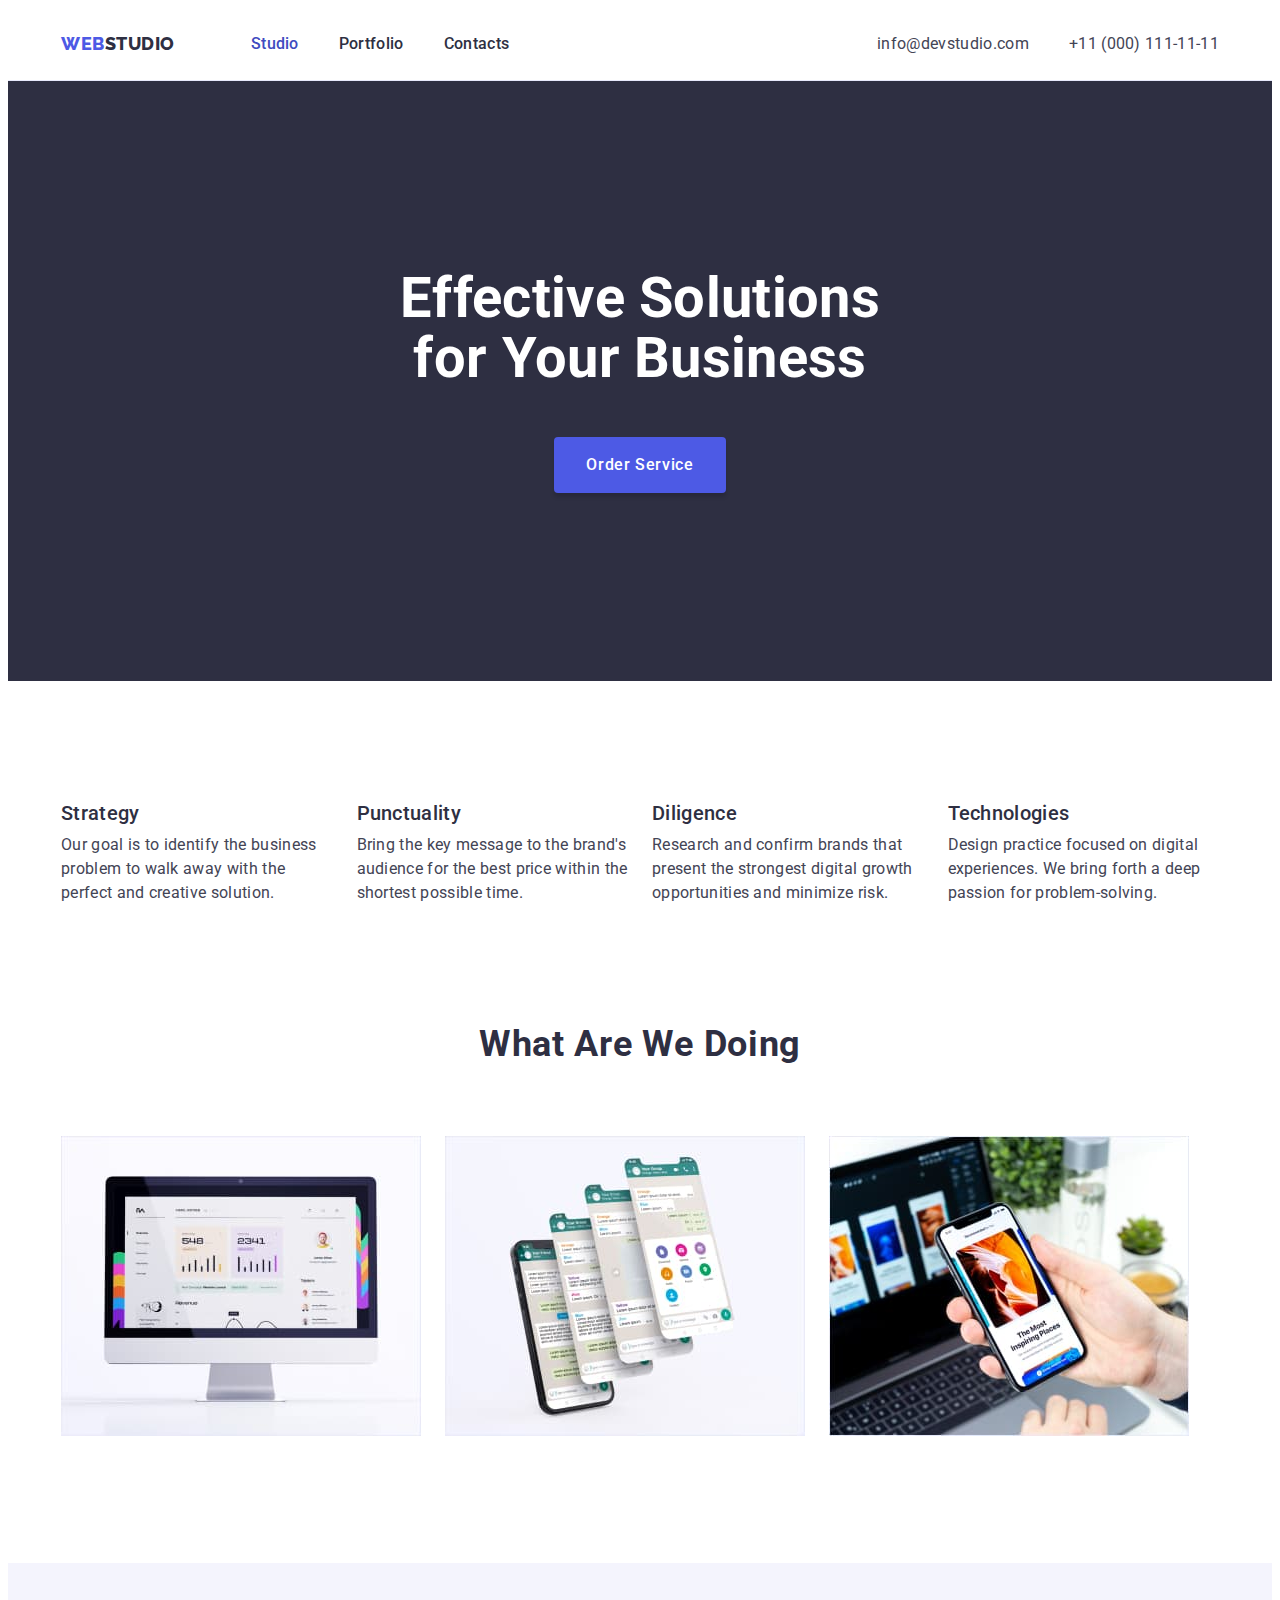
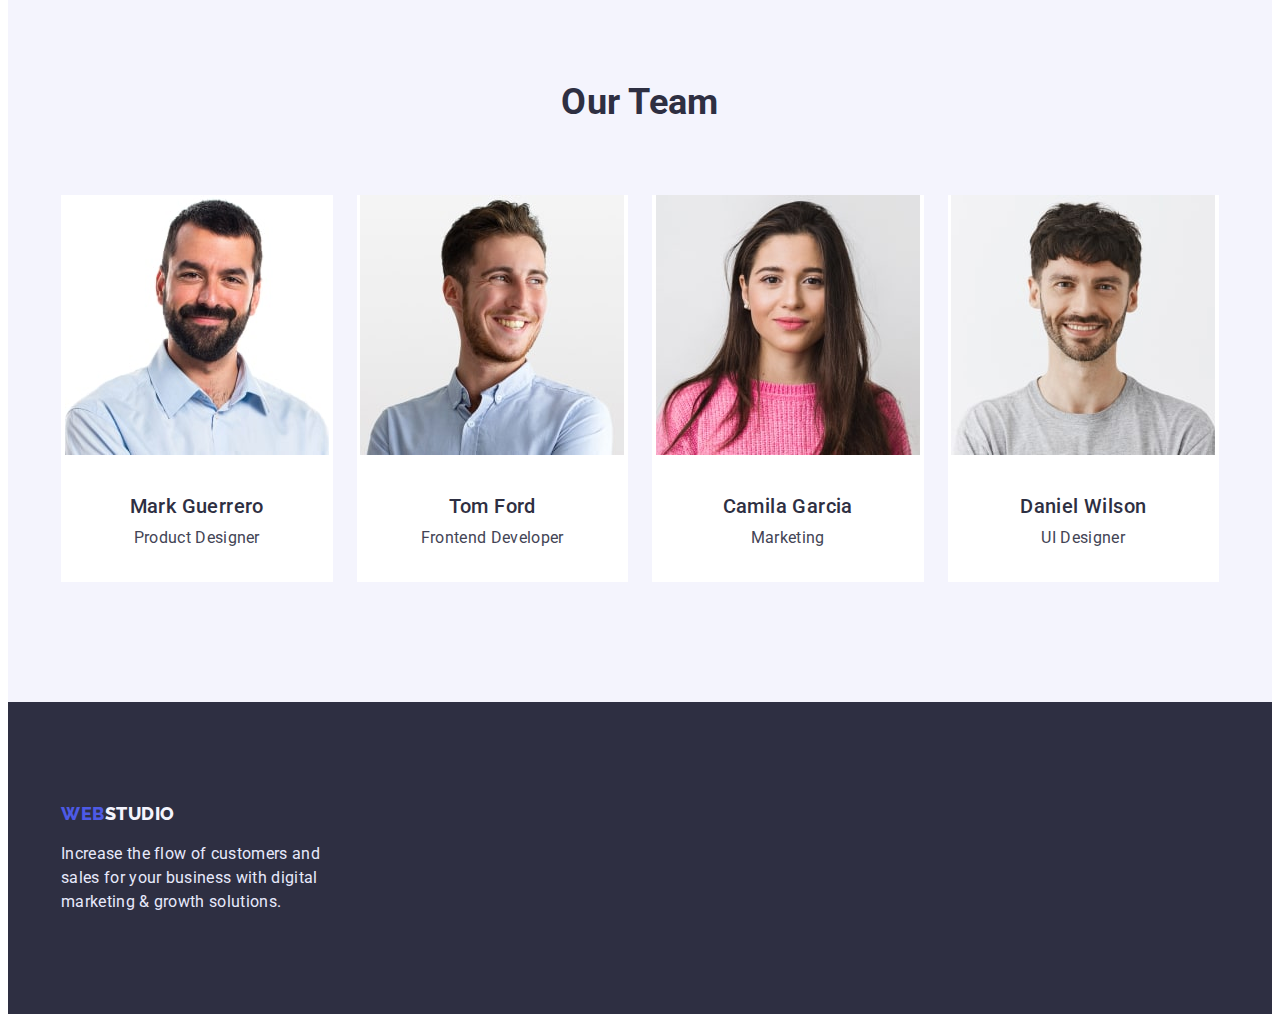
<file: index.html>
<!DOCTYPE html>
<html lang="en">
    <head>
        <meta charset="UTF-8">
        <meta http-equiv="X-UA-Compatible" content="IE=edge">
        <meta name="viewport" content="width=device-width, initial-scale=1.0">
        <title>WebStudio</title>
        <link rel="stylesheet" href="https://cdnjs.cloudflare.com/ajax/libs/modern-normalize/1.1.0/modern-normalize.min.css" integrity="sha512-wpPYUAdjBVSE4KJnH1VR1HeZfpl1ub8YT/NKx4PuQ5NmX2tKuGu6U/JRp5y+Y8XG2tV+wKQpNHVUX03MfMFn9Q==" crossorigin="anonymous" referrerpolicy="no-referrer">
        <link rel="preconnect" href="https://fonts.googleapis.com">
        <link rel="preconnect" href="https://fonts.gstatic.com" crossorigin>
        <link href="https://fonts.googleapis.com/css2?family=Raleway:wght@800&family=Roboto:wght@400;500;700;900&display=swap"
        rel="stylesheet">
        <link rel="stylesheet" href="./css/stayle.css">
    </head>
    <body>
       <header class="header">
        <div class="conteiner">
        <nav class="header-menu">
        <a href="./index.html" class="logo link">WEB<span class="logo-second">STUDIO</span></a>
        <ul class="header-nav list">
            <li class="header-item"><a href="./index.html" class="link current">Studio</a></li>
            <li class="header-item"><a href="./portfolio.html" class="link">Portfolio</a></li>
            <li class="header-item"><a href="" class="link">Contacts</a></li>
        </ul>
        </nav>
        <address class="address-list">
            <ul class="header-address list">
                <li class="address-link"><a href="mailto:info@devstudio.com" class="address link">info@devstudio.com</a></li>
                <li class="address-link"><a href="tel:+110001111111" class="address link">+11 (000) 111-11-11</a></li>
            </ul>
       
        </address>
    </div>
       </header>
       <!-- Hero section-->
       <main>
         
        <section class="hero">
            <div class="conteiner">
             <h1 class="hero-title">Effective Solutions for Your Business</h1>
         <button type="button" class="btn">Order Service</button>
        </div>
        </section>
        <!-- Hero section-->

        <!-- Section 1 -->
<section class="features">
    <div class="conteiner">
            <h2 class="visually-hidden">Features</h2>
        <ul class="feature list">
            <li class="feature-list">
                <h3 class="subtitle">Strategy</h3>
                  <p class="text">Our goal is to identify the business
                   problem to walk away with the perfect and creative solution.</p>
            </li>
            <li class="feature-list">
                <h3 class="subtitle">Punctuality</h3>
                  <p class="text">Bring the key message to the brand's audience for the best price within the shortest possible time.</p>
                </li>
            <li class="feature-list">
                <h3 class="subtitle">Diligence</h3>
                  <p class="text">Research and confirm brands that present the strongest digital growth opportunities and minimize risk.</p>
            </li>
            <li class="feature-list">
                <h3 class="subtitle">Technologies</h3>
                  <p class="text">Design practice focused on digital experiences. We bring forth a deep passion for problem-solving.</p>
            </li>
        </ul>
    </div>
</section>
        <!-- /Section 1 -->

        <!-- Section 2 -->
        <section class="functions">
            <div class="conteiner">
    <h2 class="title">What are we doing</h2>
    <ul class="functions-list list">
        <li>
            <img src="./images/img-1-section-2.jpg"
                 alt="Screen"
                width="360"
                height="300">
        </li>

        <li>
            <img src="./images/img-2-section-2.jpg"
                 alt="Chat"
                width="360"
                height="300">
        </li>
        <li>
            <img src="./images/img-3-section-2.jpg" 
                alt="Laptop"
                width="360"
                height="300">
        </li>
    </ul>
</div>
</section>
 <!-- /Section 2 -->

 <!-- Sectiom 3 -->
<section class="team">
    <div class="conteiner">
<h2 class="team-title">Our Team</h2>
  <ul class="team-list list">

    <li class="team-item"><img src="./images/img-team-Marc.jpg" alt="Marc" width="264">
       <div class="team-sizes">
        <h3 class="subtitle">Mark Guerrero</h3>
        <p class="text">Product Designer</p></div>
    </li>

    <li class="team-item"><img src="./images/img-team-Tom.jpg" alt="Tom" width="264">
        <div class="team-sizes">
            <h3 class="subtitle">Tom Ford</h3>
        <p class="text">Frontend Developer</p></div>
    </li>

    <li class="team-item"><img src="./images/img-team-Camila.jpg" alt="Camila" width="264">
        <div class="team-sizes">
            <h3 class="subtitle">Camila Garcia</h3>
        <p class="text">Marketing</p></div>
    </li>

    <li class="team-item">
        <img src="./images/img-team-Daniel.jpg" alt="Daniel" width="264">
        <div class="team-sizes">
            <h3 class="subtitle">Daniel Wilson</h3>
            <p class="text">UI Designer</p></div>
    </li>
    
  </ul>
</div>
  </section>
  <!-- /Sectiom 3 -->
</main>

       <footer class="footer">
       <div class="conteiner">
        <a href="./index.html" class="logo-footer link">WEB<span class="logo-footer-second link">STUDIO</span></a>
        <p class="footer-text">Increase the flow of 
            customers and sales for your business with
            digital marketing & growth solutions.</p>
        </div>
       </footer>
    </body>
</html>
</file>
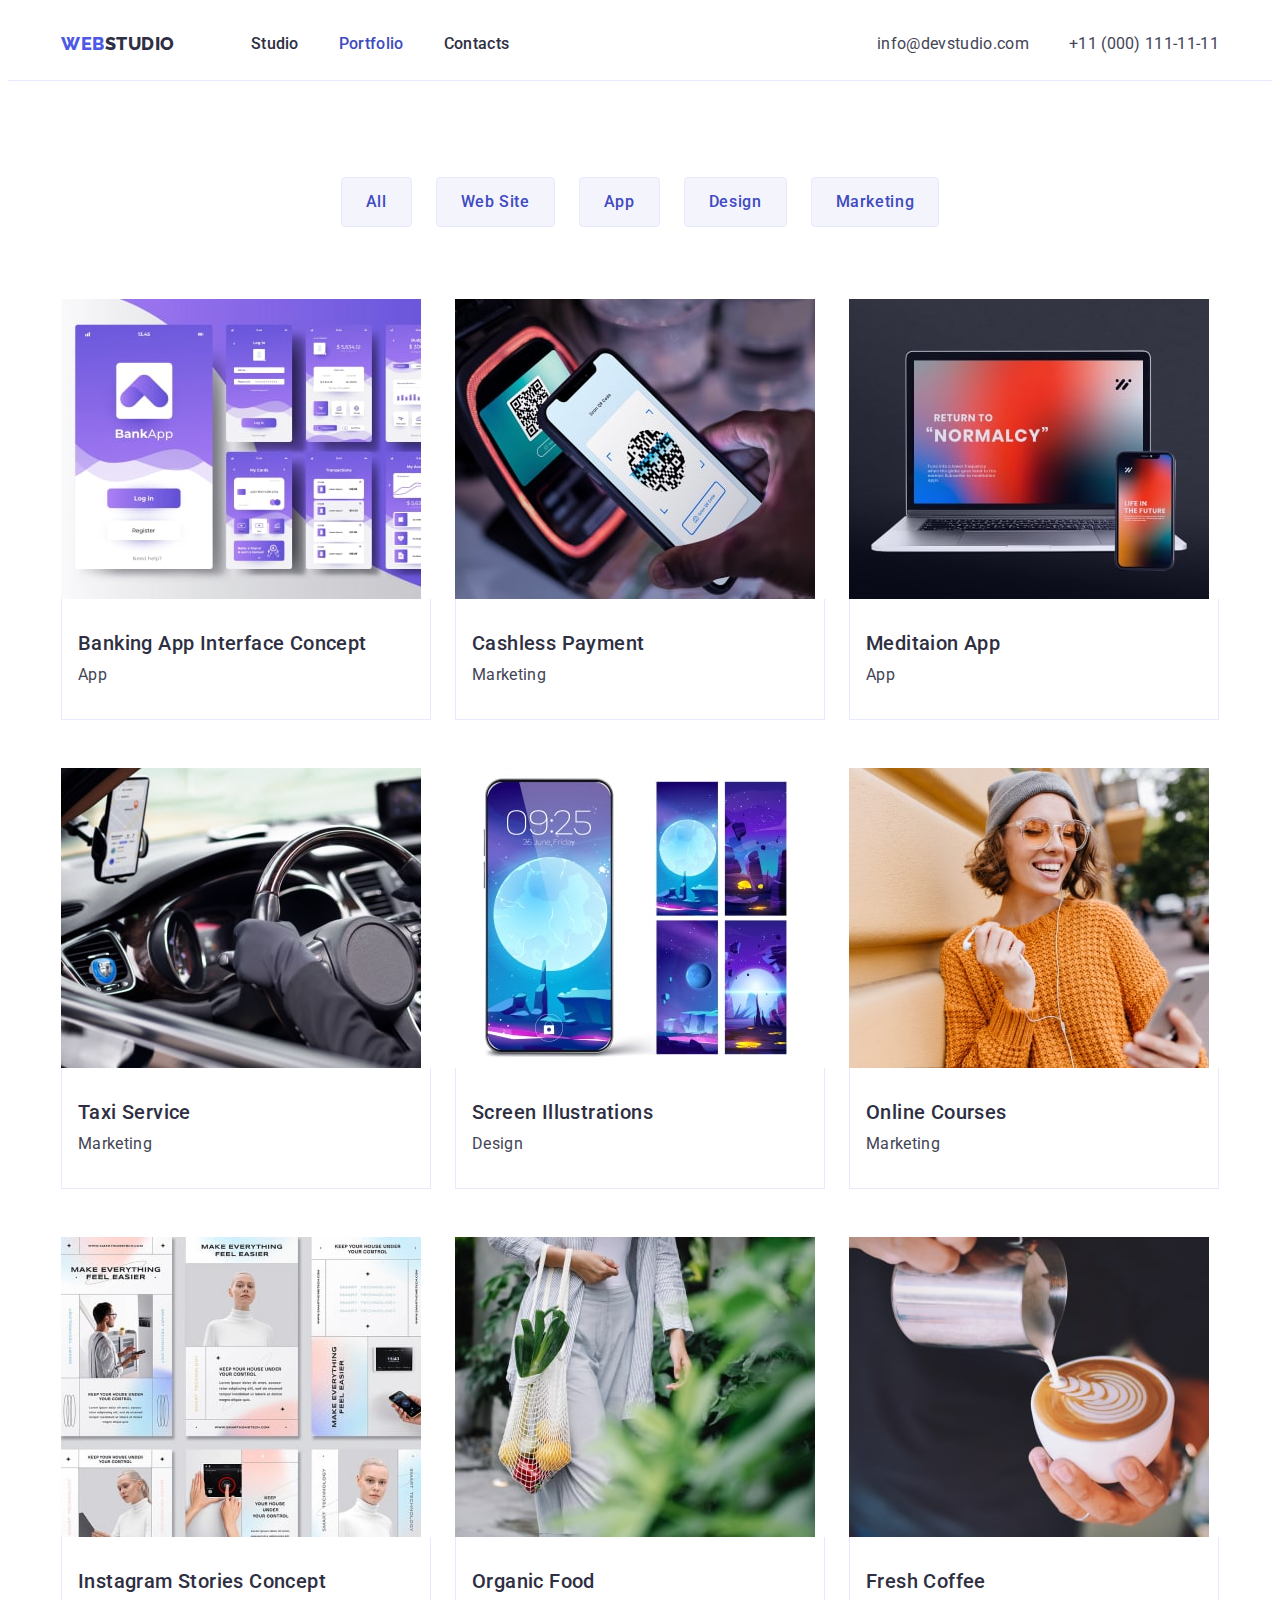
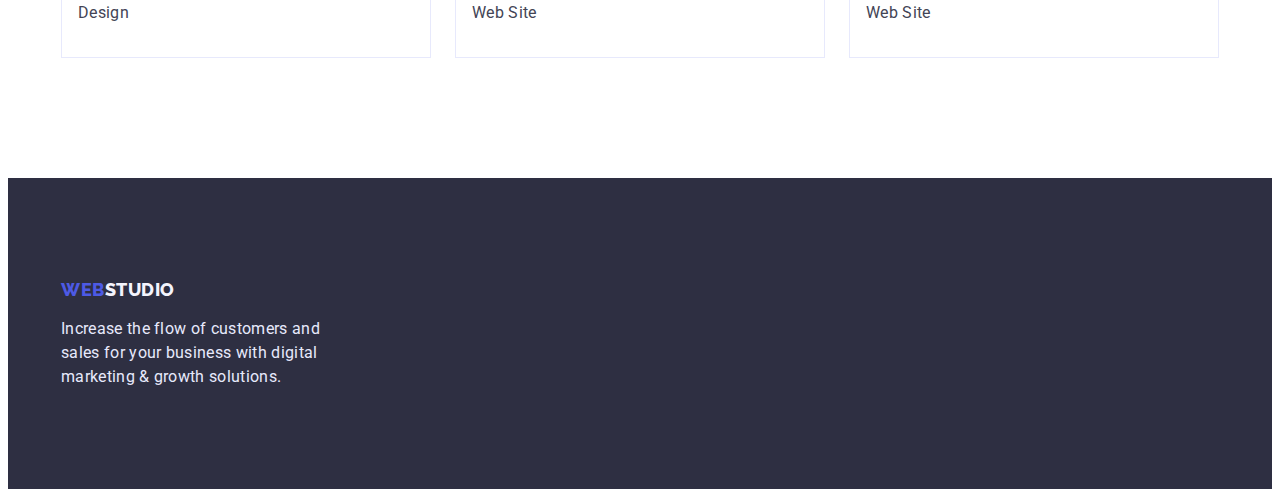
<file: portfolio.html>
<!DOCTYPE html>
<html lang="en">
    <head>
        <meta charset="UTF-8">
        <meta http-equiv="X-UA-Compatible" content="IE=edge">
        <meta name="viewport" content="width=device-width, initial-scale=1.0">
        <title>Portfolio</title>
        <link rel="stylesheet" href="https://cdnjs.cloudflare.com/ajax/libs/modern-normalize/1.1.0/modern-normalize.min.css" integrity="sha512-wpPYUAdjBVSE4KJnH1VR1HeZfpl1ub8YT/NKx4PuQ5NmX2tKuGu6U/JRp5y+Y8XG2tV+wKQpNHVUX03MfMFn9Q==" crossorigin="anonymous" referrerpolicy="no-referrer">
        <link rel="preconnect" href="https://fonts.googleapis.com">
        <link rel="preconnect" href="https://fonts.gstatic.com" crossorigin>
        <link href="https://fonts.googleapis.com/css2?family=Raleway:wght@800&family=Roboto:wght@400;500;700;900&display=swap"
        rel="stylesheet">
        <link rel="stylesheet" href="./css/stayle.css">
    </head>

<body class="page">
  <header class="header">
    <div class="conteiner">
    <nav class="header-menu">
    <a href="./index.html" class="logo link">WEB<span class="logo-second">STUDIO</span></a>
    <ul class="header-nav list">
        <li class="header-item"><a href="./index.html" class="link">Studio</a></li>
        <li class="header-item"><a href="./portfolio.html" class="link current">Portfolio</a></li>
        <li class="header-item"><a href="" class="link">Contacts</a></li>
    </ul>
    </nav>
    <address class="address-list">
        <ul class="header-address list">
            <li class="address-link"><a href="mailto:info@devstudio.com" class="address link">info@devstudio.com</a></li>
            <li class="address-link"><a href="tel:+110001111111" class="address link">+11 (000) 111-11-11</a></li>
        </ul>
   
    </address>
</div>
   </header>
      <main>
      <!-- Filters -->
    <section class="filters">
      <div class="conteiner conteiner-filters">
     <h1 class="visually-hidden">Portfolio</h1>
       <ul class="filters-list list">
        <li class="filters-item-btn"><button class="text-btn" type="button">All</button></li>
        <li class="filters-item-btn"><button class="text-btn" type="button">Web Site</button></li>
        <li class="filters-item-btn"><button class="text-btn" type="button">App</button></li>
        <li class="filters-item-btn"><button class="text-btn" type="button">Design</button></li>
        <li class="filters-item-btn"><button class="text-btn" type="button">Marketing</button></li>
       </ul>
 
    <ul class="portfolio list">

        <li class="portfolio-card">
          <a class="portfolio-link" href="./portfolio.html"><img class="portfolio-foto" src="./images/images1.jpg" alt="banking"
             width="360">
              <div class="card-text"><h2 class="portfolio-title title link">Banking App Interface Concept</h2>
             <p class="portfolio-text text link">App</p></div></a></li>

        <li class="portfolio-card">
          <a class="portfolio-link" href="./portfolio.html"><img class="portfolio-foto" src="./images/images2.jpg" alt="payment"
             width="360">
              <div class="card-text"><h2 class="portfolio-title title link">Cashless Payment</h2>
             <p class="portfolio-text text link">Marketing</p></div></a></li>

        <li class="portfolio-card">
          <a class="portfolio-link" href="./portfolio.html"><img class="portfolio-foto" src="./images/imeges3.jpg" alt="Laptop"
             width="360">
              <div class="card-text"><h2 class="portfolio-title title link">Meditaion App</h2>
             <p class="portfolio-text text link">App</p></div></a></li>
    
        <li class="portfolio-card">
          <a class="portfolio-link" href="./portfolio.html"><img class="portfolio-foto" src="./images/images4.jpg" alt="Taxi"
             width="360">
              <div class="card-text"><h2 class="portfolio-title title link">Taxi Service</h2>
             <p class="portfolio-text text link">Marketing</p></div></a></li>

        <li class="portfolio-card">
          <a class="portfolio-link" href="./portfolio.html"><img class="portfolio-foto" src="./images/images5.jpg" alt="Screen"
             width="360">
              <div class="card-text"><h2 class="portfolio-title title link">Screen Illustrations</h2>
                <p class="portfolio-text text link">Design</p></div></a></li>

        <li class="portfolio-card">
          <a class="portfolio-link" href="./portfolio.html"><img class="portfolio-foto" src="./images/images6.jpg" alt="Girl"
             width="360">
              <div class="card-text"><h2 class="portfolio-title title link">Online Courses</h2>
             <p class="portfolio-text text link">Marketing</p></div></a></li>
   
        <li class="portfolio-card">
          <a class="portfolio-link" href="./portfolio.html"><img class="portfolio-foto" src="./images/images7.jpg" alt="Stories"
             width="360">
              <div class="card-text"><h2 class="portfolio-title title link">Instagram Stories Concept</h2>
             <p class="portfolio-text text link">Design</p></div></a></li>

        <li class="portfolio-card">
          <a class="portfolio-link" href="./portfolio.html"><img class="portfolio-foto" src="./images/images8.jpg" alt="Food"
             width="360">
              <div class="card-text"><h2 class="portfolio-title title link">Organic Food</h2>
             <p class="portfolio-text text link">Web Site</p></div></a></li>

        <li class="portfolio-card">
          <a class="portfolio-link" href="./portfolio.html"><img class="portfolio-foto" src="./images/images9.jpg" alt="Coffe"
             width="360">
             <div class="card-text"><h2 class="portfolio-title title link">Fresh Coffee</h2>
             <p class="portfolio-text text link">Web Site</p></div></a></li>
    </ul>
  </div>  
     </section>
     </main> 
     <footer class="footer">
      <div class="conteiner">
       <a href="./index.html" class="logo-footer link">WEB<span class="logo-footer-second link">STUDIO</span></a>
       <p class="footer-text">Increase the flow of 
           customers and sales for your business with
           digital marketing & growth solutions.</p>
       </div>
         </footer>
      
</body>
</html>
</file>
<file: css/stayle.css>
:root {
    --title-text-color: #2E2F42;
    --body-text-color: #434455;
    --active-color: #4D5AE5;
    --acsent-color: #404BBF;
    --white-text-color: #ffffff;
    --cornflawer-color: #E7E9FC;
    --cloud-color: #F4F4FD;
    --secondary-font: 'Raleway', sans-serif;
    --basic-margin-text: 8px;
    --basic-gap: 24px;
}

h1,
h2,
h3,
h4,
h5,
h6,
p {
margin: 0;
}

ul {
    margin: 0;
    padding: 0;
}

body {
    font-family:'Roboto', sans-serif;
    background-color: var(--white-text-color);
    font-size: 16px;
    line-height: 1.5;
    letter-spacing: 0.02em;
    color: var(--title-text-color);
}
.conteiner {
    width: 1158px;
    margin: 0 auto;
    padding-left: 15px;
    padding-right: 15px;
}

.list {
    list-style: none;
}

.link {
    text-decoration: none;
}

   /* Header */

.header-nav .link {
    color: var(--title-text-color);
    font-weight: 500; 
   }

.header { 
    background-color: var(--white-text-color);
    border-bottom: 1px solid var(--cornflawer-color);
    padding: 24px 0;
}
 
.header .conteiner {
    display: flex; 
}  

.header-menu {
    display: flex;
    align-items: center;
    
}

.header-nav {
    display: flex;
    gap: 40px;
}

.header-menu .logo { 
    font-family: 'Raleway';
    font-weight: 800;
    font-size: 18px;
    line-height: 1.3;
    letter-spacing: 0.03em;
    text-transform: uppercase;
    color: var(--active-color);
    margin-right: 76px;
}

.logo-second { 
    color: var(--title-text-color);
}

.header-item {
   
}

.header-nav .link:hover,
.header-nav .link:focus {
    color: var(--acsent-color);
}

.header-nav .link.current {
    color: var(--acsent-color);
}
.address-list {
    margin-left: auto;
}
.header-address {
    display: flex;
    align-items: center;
    gap: 40px;
    margin-left: auto;
}

.address-link {
    margin-left: auto;
} 

.address {
    font-style: normal;
    color: var(--body-text-color);
}

.address link {
    margin-left: auto;
}

.address:hover,
.address:focus {
    color: var(--acsent-color);
}

   /* Hero section */
.hero {
    background-color: var(--title-text-color);
    padding: 188px 0;
}
.hero-title {
    width: 496px;
    font-size: 56px;
    line-height: 1.07;
    text-align: center;
    color: var(--white-text-color);
    margin-bottom: 48px;
    margin-right: auto;
    margin-left: auto;
}

/* Batton */

.btn {
    min-width: 169px;
    min-height: 56px;
    font-family: inherit;
    font-weight: 500;
    font-size: 16px;
    line-height: 1.5;
    display: flex;
    align-items: center;
    letter-spacing: 0.04em;
    background: var(--active-color);
    color: var(--white-text-color);
    cursor: pointer;
    box-shadow: 0px 4px 4px rgba(0, 0, 0, 0.15);
    border-radius: 4px;
    border: transparent;
    padding: 16px 32px;
    display: block;
    margin-right: auto;
    margin-left: auto;
}
.hero .btn:hover,
.hero .btn:focus {
    background: var(--acsent-color);
}
/* Section 1 */
.features {
    padding: 120px 0;
    
}
.features .conteiner {
    margin-left: auto;
    margin-right: auto;
       
}
.visually-hidden {
    position: absolute;
    width: 1px;
    height: 1px;
    margin: -1px;
    border: 0;
    padding: 0;
    white-space: nowrap;
    clip-path: inset(100%);
    clip: rect(0 0 0 0);
    overflow: hidden;
}

.feature {
    display: flex;
    gap: var(--basic-gap)
}

.feature > .feature-list {
    flex-basis: calc(100% / 4);

}

.feature .subtitle {
    font-weight: 500;
    font-size: 20px;
    line-height: 1.2;
    color: var(--title-text-color);
    margin-bottom: var(--basic-margin-text);
}

.feature .text {
    color: var(--body-text-color); 
    
}

/* Section 2 */
.functions {
    padding-bottom: 120px;
}

.functions-list {
    display: flex;
    gap: var(--basic-gap);
   
    max-width: 100%;
    height: auto;
}

.functions .title {
    margin-bottom: 72px;
    font-weight: 700;
    font-size: 36px;
    line-height: 1.1;
    text-align: center;
    letter-spacing: 0.02em;
    text-transform: capitalize;
    color: var(--title-text-color);
}

/* Section 3 */
.team {
    background-color: var(--cloud-color);
    padding-top: 120px;
    padding-bottom: 120px;
}
.team .conteiner {

}
.team-title {
    margin-bottom: 72px;
    font-weight: 700;
    font-size: 36px;
    line-height: 1.11;
    text-align: center;
    text-transform: capitalize;
}
.team-list {
    display: flex;
    gap: var(--basic-gap);
    text-align: center;
}
.team-item {
    background: var(--white-text-color);
    width: calc((100% - 72px) / 4)
}
.team-sizes {
    padding-top: 32px;
    padding-bottom: 32px;
}
.team-list .subtitle {
    margin-bottom: var(--basic-margin-text);
    font-weight: 500;
    font-size: 20px;
    line-height: 1.2;
    text-align: center;
    letter-spacing: 0.02em;
    color: var(--title-text-color);
}
.team-list .text {
    color: var(--body-text-color);    
}
  

/* Footer */
.footer {
    background-color: var(--title-text-color);
    padding-top: 100px;
    padding-bottom: 100px;
}

.logo-footer {
    display: inline-block;
    font-family: 'Raleway';
    font-weight: 800;
    font-size: 18px;
    line-height: 1.3;
    letter-spacing: 0.03em;
    text-transform: uppercase;
    color: var(--active-color);
    margin-bottom: 16px;
}
.logo-footer-second {
    color: var(--cloud-color); 
}
    
.footer-text {
    color: var(--cornflawer-color);
    max-width: 264px;
    
}

           /* Portfolio */
 /* Button */
.filters {
    padding-top: 96px;
    padding-bottom: 120px;
}
.conteiner-filters {
    

}
.filters-list {
    display: flex;
    justify-content: center;
    gap: var(--basic-gap);
    margin-bottom: 72px;
}
.filters-item-btn {
}

.text-btn {
    font-family: inherit;
    font-style: normal;
    font-weight: 500;
    font-size: 16px;
    line-height: 1.5;
    display: flex;
    align-items: center;
    text-align: center;
    letter-spacing: 0.04em;
    color: var(--acsent-color); 
    background: var(--cloud-color);
    cursor: pointer;
    padding: 12px 24px;
    border: 1px solid var(--cornflawer-color);
    border-radius: 4px;
}
.text-btn:hover,
.text-btn:focus {
    background: var(--acsent-color);
    color: var(--white-text-color);
    border-color: var(--acsent-color);
} 
/* Foto */
.portfolio {
    background: var(--white-text-color);
    display: flex;
    flex-wrap: wrap;
    row-gap: 48px;
    column-gap: 24px;
}

.portfolio-card {
    background: var(--white-text-color);
    width: calc((100% - 48px) / 3);
}
.portfolio-link {
    text-decoration: none;
    
}
.portfolio-foto {
    display: block;
    max-width: 100%;
    height: auto;
    
}
.card-text {
    padding: 32px 16px;
    border: 1px solid var(--cornflawer-color);
    border-top: none;
}
.portfolio-title {
    font-weight: 500;
    font-size: 20px;
    line-height: 1.2;
    color: var(--title-text-color);
    letter-spacing: 0.02em;
    padding-left: 16;
    margin-bottom: var(--basic-margin-text);
}
.card-text .text {
    color: var(--body-text-color);
    
}
</file>
